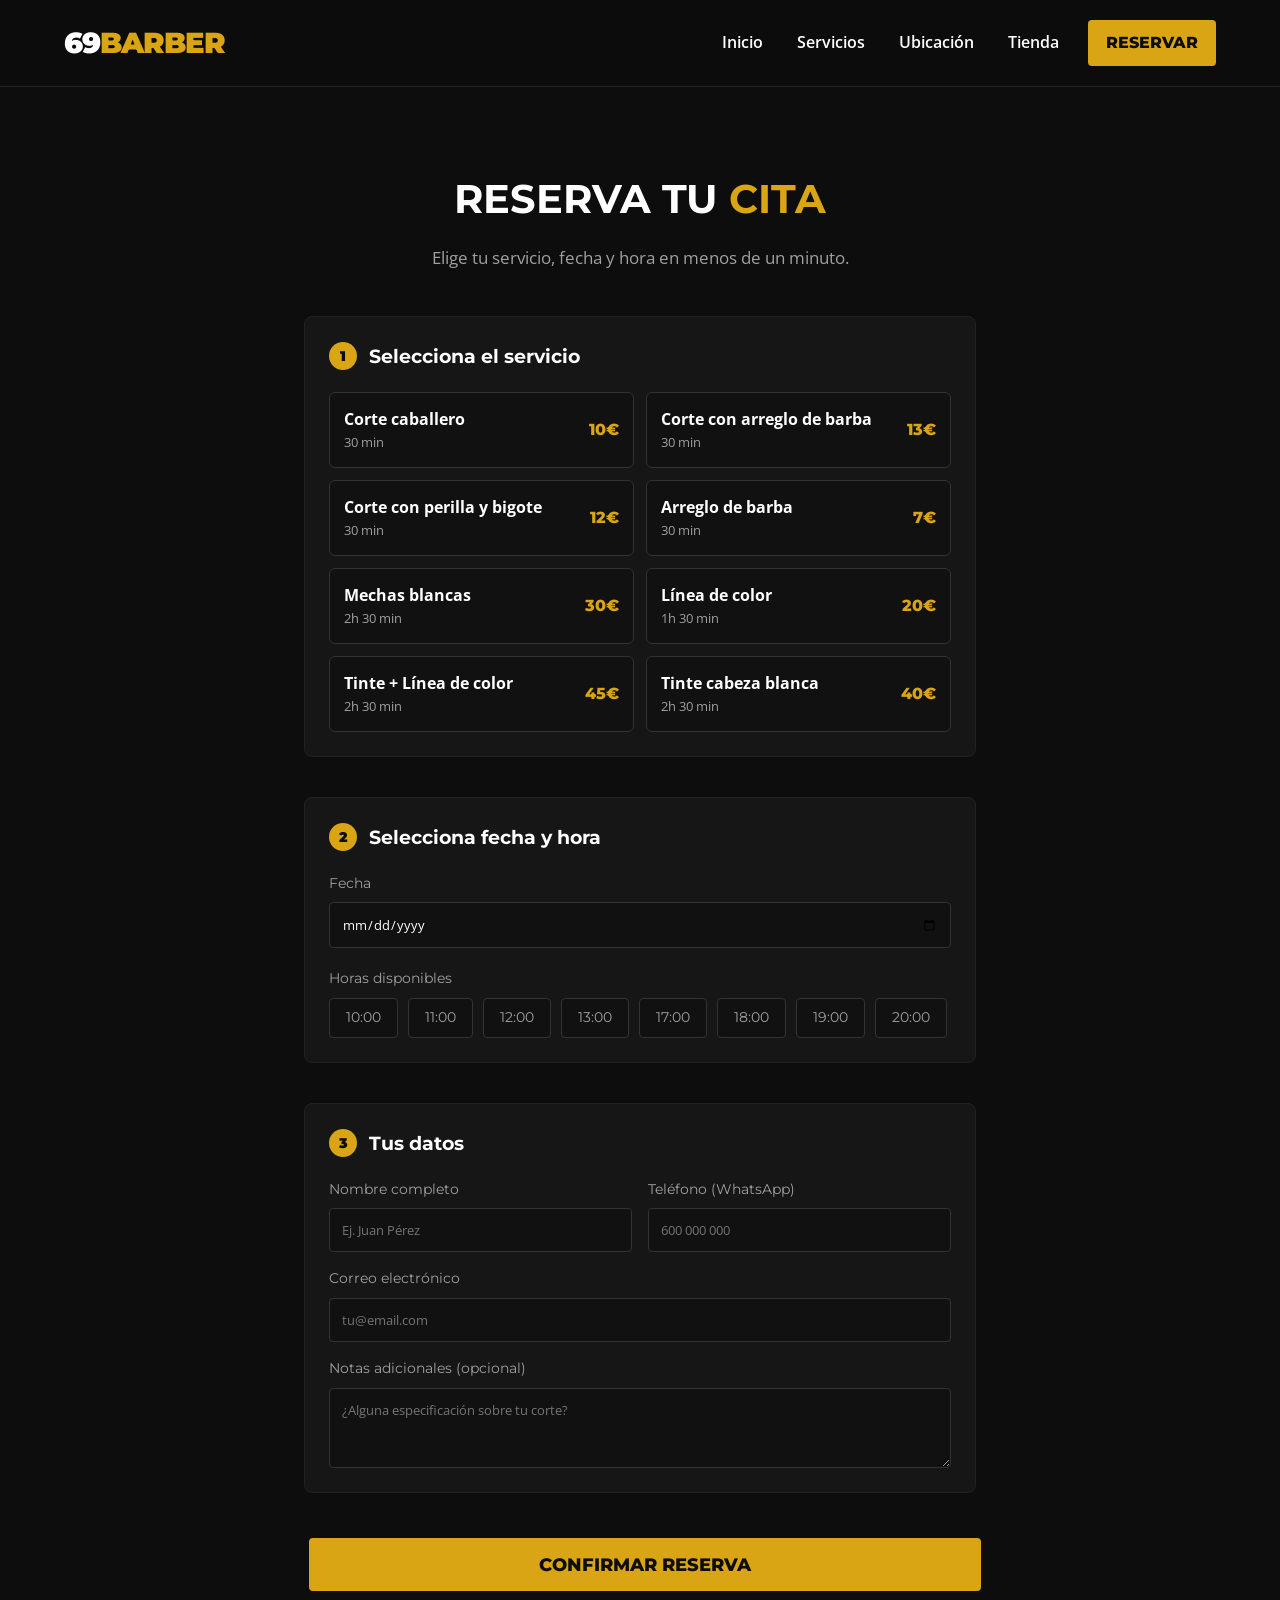
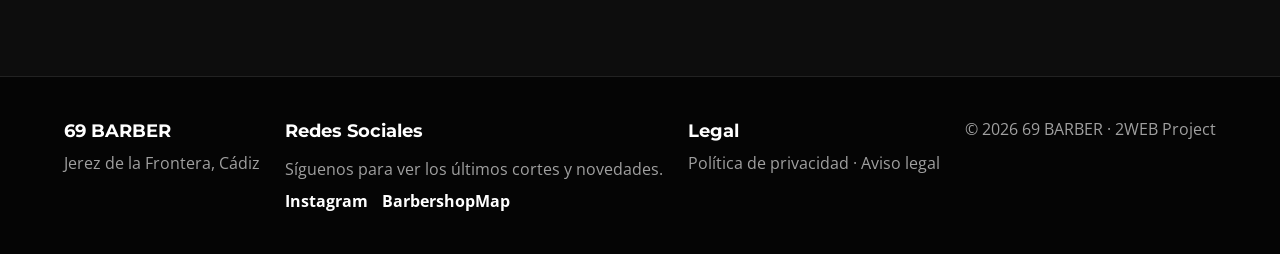
<file: reserva.html>
<!DOCTYPE html>
<html lang="es">
<head>
  <meta charset="UTF-8">
  <meta name="viewport" content="width=device-width, initial-scale=1.0">
  <title>Reserva tu Cita · 69 BARBER</title>
  <link rel="icon" type="image/svg+xml" href="imagenes/logo-69.svg">
  <link rel="stylesheet" href="estilos/estilos.css">
  <link rel="stylesheet" href="estilos/estilos-reserva.css">
  <link rel="preconnect" href="https://fonts.googleapis.com">
  <link rel="preconnect" href="https://fonts.gstatic.com" crossorigin>
  <link href="https://fonts.googleapis.com/css2?family=Montserrat:wght@700;800;900&family=Open+Sans:wght@400;600&family=Permanent+Marker&display=swap" rel="stylesheet">
</head>
<body>

  <header class="header">
    <a href="index.html" class="logo">69<span>BARBER</span></a>
    <input type="checkbox" id="menu-toggle" class="menu-toggle-input" aria-label="Abrir menú">
    <label for="menu-toggle" class="menu-toggle" aria-label="Menú hamburguesa">
      <span></span><span></span><span></span>
    </label>
    <nav class="nav">
      <a href="index.html#inicio">Inicio</a>
      <a href="index.html#servicios">Servicios</a>
      <a href="index.html#ubicacion">Ubicación</a>
      <a href="Tienda.html">Tienda</a>
      <a href="reserva.html" class="btn btn-mostaza nav-reservar">Reservar</a>
    </nav>
  </header>

  <section class="seccion seccion-reserva">
    <div class="contenedor">
      <h2>RESERVA TU <span class="texto-mostaza">CITA</span></h2>
      <p class="seccion-subtitulo">Elige tu servicio, fecha y hora en menos de un minuto.</p>

      <form class="form-reserva" action="#" method="POST">
        
        <div class="paso-reserva">
          <h3 class="paso-titulo"><span>1</span> Selecciona el servicio</h3>
          <div class="grid-reserva-servicios">
            
            <label class="tarjeta-opcion">
              <input type="radio" name="servicio" value="corte-caballero" required>
              <div class="opcion-contenido">
                <div>
                  <strong>Corte caballero</strong>
                  <p>30 min</p>
                </div>
                <span class="precio">10€</span>
              </div>
            </label>

            <label class="tarjeta-opcion">
              <input type="radio" name="servicio" value="corte-barba">
              <div class="opcion-contenido">
                <div>
                  <strong>Corte con arreglo de barba</strong>
                  <p>30 min</p>
                </div>
                <span class="precio">13€</span>
              </div>
            </label>

            <label class="tarjeta-opcion">
              <input type="radio" name="servicio" value="corte-perilla">
              <div class="opcion-contenido">
                <div>
                  <strong>Corte con perilla y bigote</strong>
                  <p>30 min</p>
                </div>
                <span class="precio">12€</span>
              </div>
            </label>

            <label class="tarjeta-opcion">
              <input type="radio" name="servicio" value="arreglo-barba">
              <div class="opcion-contenido">
                <div>
                  <strong>Arreglo de barba</strong>
                  <p>30 min</p>
                </div>
                <span class="precio">7€</span>
              </div>
            </label>

            <label class="tarjeta-opcion">
              <input type="radio" name="servicio" value="mechas-blancas">
              <div class="opcion-contenido">
                <div>
                  <strong>Mechas blancas</strong>
                  <p>2h 30 min</p>
                </div>
                <span class="precio">30€</span>
              </div>
            </label>

            <label class="tarjeta-opcion">
              <input type="radio" name="servicio" value="linea-color">
              <div class="opcion-contenido">
                <div>
                  <strong>Línea de color</strong>
                  <p>1h 30 min</p>
                </div>
                <span class="precio">20€</span>
              </div>
            </label>

            <label class="tarjeta-opcion">
              <input type="radio" name="servicio" value="tinte-linea">
              <div class="opcion-contenido">
                <div>
                  <strong>Tinte + Línea de color</strong>
                  <p>2h 30 min</p>
                </div>
                <span class="precio">45€</span>
              </div>
            </label>

            <label class="tarjeta-opcion">
              <input type="radio" name="servicio" value="tinte-blanco">
              <div class="opcion-contenido">
                <div>
                  <strong>Tinte cabeza blanca</strong>
                  <p>2h 30 min</p>
                </div>
                <span class="precio">40€</span>
              </div>
            </label>

          </div>
        </div>

        <div class="paso-reserva">
          <h3 class="paso-titulo"><span>2</span> Selecciona fecha y hora</h3>
          <div class="grid-fecha-hora">
            <div class="campo-grupo">
              <label for="fecha">Fecha</label>
              <input type="date" id="fecha" name="fecha" class="input-form" required>
            </div>
            
            <div class="campo-grupo">
              <label>Horas disponibles</label>
              <div class="grid-horas">
                <label class="hora-opcion"><input type="radio" name="hora" value="10:00" required><span>10:00</span></label>
                <label class="hora-opcion"><input type="radio" name="hora" value="11:00"><span>11:00</span></label>
                <label class="hora-opcion"><input type="radio" name="hora" value="12:00"><span>12:00</span></label>
                <label class="hora-opcion"><input type="radio" name="hora" value="13:00"><span>13:00</span></label>
                <label class="hora-opcion"><input type="radio" name="hora" value="17:00"><span>17:00</span></label>
                <label class="hora-opcion"><input type="radio" name="hora" value="18:00"><span>18:00</span></label>
                <label class="hora-opcion"><input type="radio" name="hora" value="19:00"><span>19:00</span></label>
                <label class="hora-opcion"><input type="radio" name="hora" value="20:00"><span>20:00</span></label>
              </div>
            </div>
          </div>
        </div>

        <div class="paso-reserva">
          <h3 class="paso-titulo"><span>3</span> Tus datos</h3>
          <div class="grid-datos">
            <div class="campo-grupo">
              <label for="nombre">Nombre completo</label>
              <input type="text" id="nombre" name="nombre" placeholder="Ej. Juan Pérez" class="input-form" required>
            </div>
            <div class="campo-grupo">
              <label for="telefono">Teléfono (WhatsApp)</label>
              <input type="tel" id="telefono" name="telefono" placeholder="600 000 000" class="input-form" required>
            </div>
            <div class="campo-grupo campo-full">
              <label for="email">Correo electrónico</label>
              <input type="email" id="email" name="email" placeholder="tu@email.com" class="input-form" required>
            </div>
            <div class="campo-grupo campo-full">
              <label for="notas">Notas adicionales (opcional)</label>
              <textarea id="notas" name="notas" rows="3" placeholder="¿Alguna especificación sobre tu corte?" class="input-form"></textarea>
            </div>
          </div>
        </div>

        <button type="submit" class="btn btn-mostaza btn-confirmar">Confirmar reserva</button>
      </form>
    </div>
  </section>

  <footer id="contacto" class="footer">
    <div>
      <h3>69 BARBER</h3>
      <p>Jerez de la Frontera, Cádiz</p>
    </div>
    <div class="footer-contacto">
      <h3>Redes Sociales</h3>
      <p>Síguenos para ver los últimos cortes y novedades.</p>
      <div class="redes-sociales">
        <a href="https://www.instagram.com/69thebarber_/" target="_blank" rel="noopener noreferrer">Instagram</a>
        <a href="https://barbershopmap.com/barberias/cadiz/jerez-de-la-frontera/69thebarber-1284" target="_blank" rel="noopener noreferrer">BarbershopMap</a>
      </div>
    </div>
    <div>
      <h3>Legal</h3>
      <!-- POLÍTICAS: enlaces placeholder para futuras páginas. -->
      <p class="footer-legal"><a href="#contacto">Política de privacidad</a> · <a href="#contacto">Aviso legal</a></p>
    </div>
    <div>
      <p>&copy; 2026 69 BARBER · 2WEB Project</p>
    </div>
  </footer>

</body>
</html>
</file>
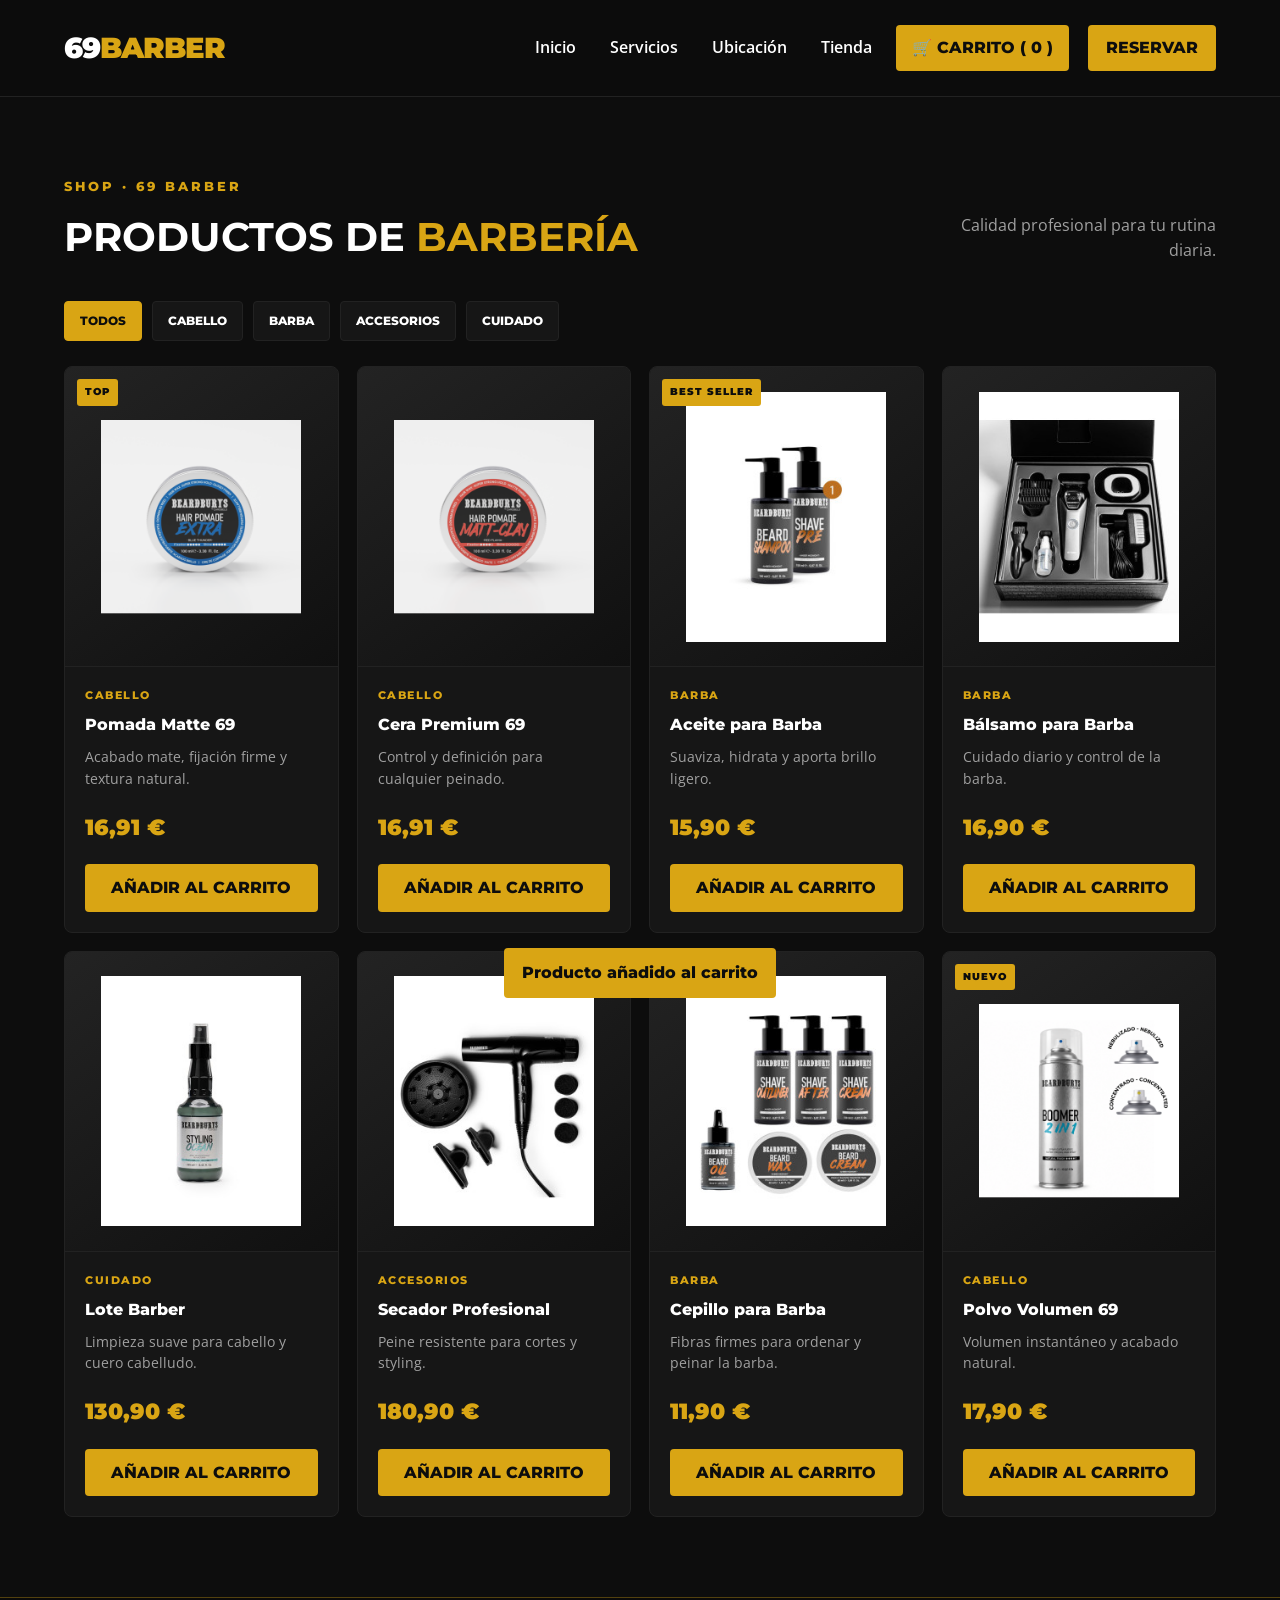
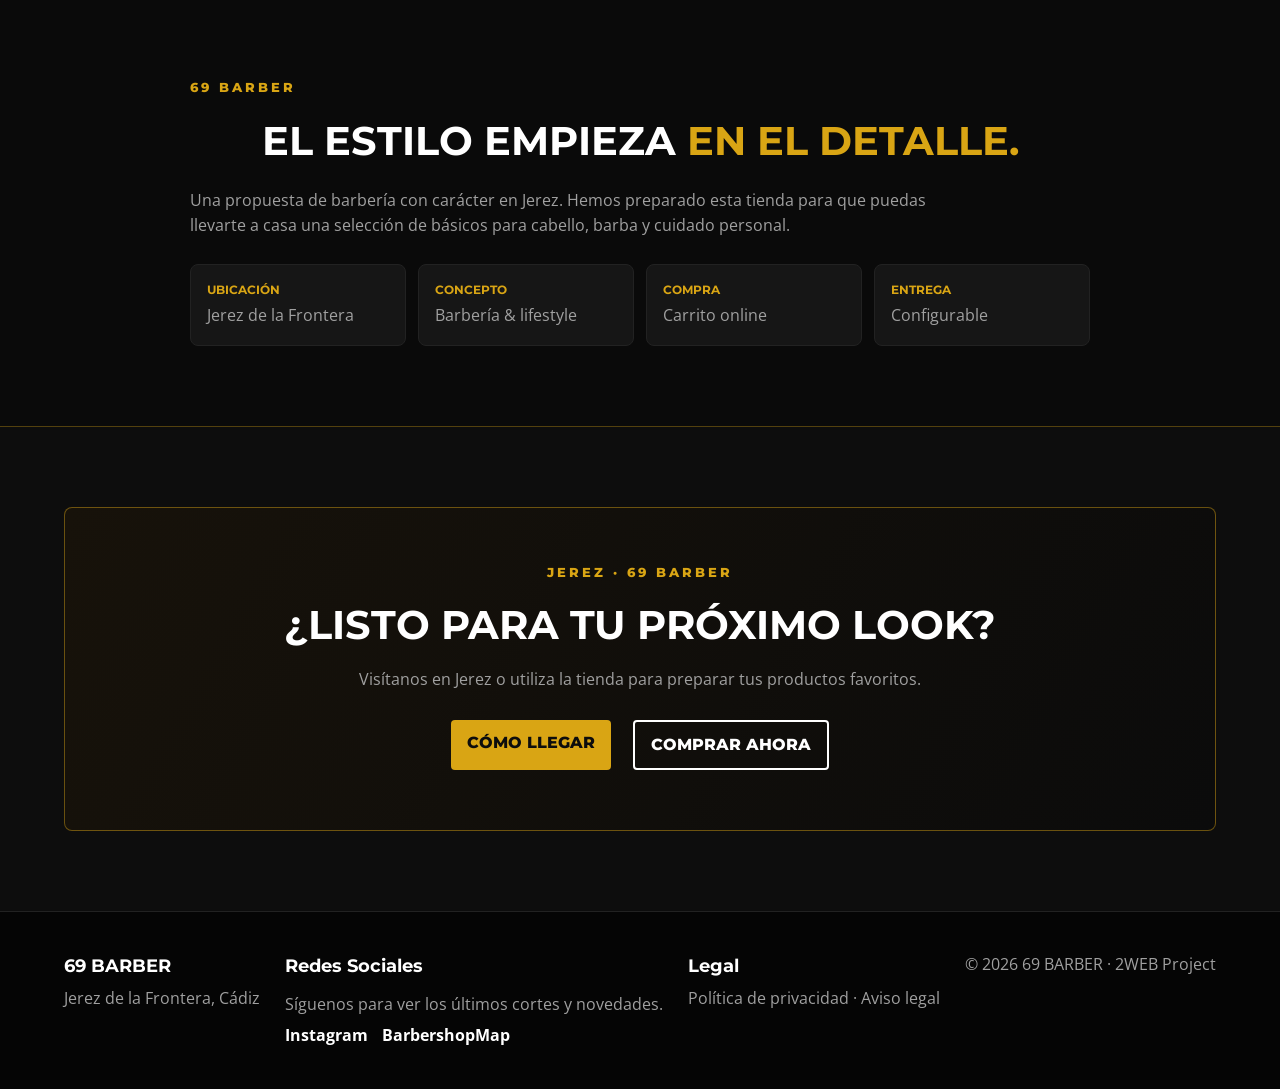
<file: Tienda.html>
<!DOCTYPE html>
<html lang="es">
<head>
  <meta charset="UTF-8">
  <meta name="viewport" content="width=device-width, initial-scale=1.0">
  <link rel="icon" type="image/svg+xml" href="imagenes/logo-69.svg">
  <link rel="stylesheet" href="estilos/estilos.css">
  <link rel="stylesheet" href="estilos/estilos-tienda.css">
  <link rel="preconnect" href="https://fonts.googleapis.com">
  <link rel="preconnect" href="https://fonts.gstatic.com" crossorigin>
  <link href="https://fonts.googleapis.com/css2?family=Montserrat:wght@700;800;900&family=Open+Sans:wght@400;600&family=Permanent+Marker&display=swap" rel="stylesheet">
  <title>69 BARBER · Barbería en Jerez de la Frontera</title>
  <meta name="description" content="69THEBARBER · Tienda de productos de barbería en Jerez de la Frontera.">
</head>
<body>

<header class="header">
  <a href="index.html" class="logo">69<span>BARBER</span></a>
  <input type="checkbox" id="menu-toggle" class="menu-toggle-input" aria-label="Abrir menú">
  <label for="menu-toggle" class="menu-toggle" aria-label="Menú hamburguesa">
    <span></span><span></span><span></span>
  </label>
  <nav class="nav">
    <a href="index.html">Inicio</a>
    <a href="index.html#servicios">Servicios</a>
    <a href="index.html#ubicacion">Ubicación</a>
    <a href="Tienda.html">Tienda</a>
    <button class="btn btn-mostaza nav-carrito" onclick="openCart()">🛒 Carrito <span id="cartCount">0</span></button>
    <a href="reserva.html" class="btn btn-mostaza nav-reservar">Reservar</a>
  </nav>
</header>

<main>

<section id="tienda" class="seccion tienda-seccion">
  <div class="contenedor">
    <div class="tienda-cabecera">
      <div>
        <div class="kicker">Shop · 69 BARBER</div>
        <h2>PRODUCTOS DE <span class="texto-mostaza">BARBERÍA</span></h2>
      </div>
      <p class="tienda-descripcion">Calidad profesional para tu rutina diaria.</p>
    </div>

    <div class="filters" id="filters">
      <button class="filter active" data-cat="Todos">Todos</button>
      <button class="filter" data-cat="Cabello">Cabello</button>
      <button class="filter" data-cat="Barba">Barba</button>
      <button class="filter" data-cat="Accesorios">Accesorios</button>
      <button class="filter" data-cat="Cuidado">Cuidado</button>
    </div>

    <div class="grid" id="products"></div>
  </div>
</section>

<section class="seccion tienda-about" id="nosotros">
  <div class="contenedor about-grid">
    <div>
      <div class="kicker">69 BARBER</div>
      <h2>EL ESTILO EMPIEZA <span class="texto-mostaza">EN EL DETALLE.</span></h2>
      <p>Una propuesta de barbería con carácter en Jerez. Hemos preparado esta tienda para que puedas llevarte a casa una selección de básicos para cabello, barba y cuidado personal.</p>
      <div class="info">
        <div class="uwu"><strong>Ubicación</strong>Jerez de la Frontera</div>
        <div class="uwu"><strong>Concepto</strong>Barbería &amp; lifestyle</div>
        <div class="uwu"><strong>Compra</strong>Carrito online</div>
        <div class="uwu"><strong>Entrega</strong>Configurable</div>
      </div>
    </div>
  </div>
</section>

<section id="contacto" class="seccion tienda-contacto">
  <div class="contenedor">
    <div class="cta">
      <div class="kicker">Jerez · 69 BARBER</div>
      <h2>¿LISTO PARA TU PRÓXIMO LOOK?</h2>
      <p>Visítanos en Jerez o utiliza la tienda para preparar tus productos favoritos.</p>
      <div class="actions">
        <a class="btn btn-mostaza" href="https://www.google.com/maps/place/69+BARBER/@36.6824926,-6.1112828,235m/data=!3m1!1e3!4m15!1m8!3m7!1s0xd0dc6e289bb2a73:0x7384ceb30e8b5e88!2sC.+Mozart,+11406+Jerez+de+la+Frontera,+C%C3%A1diz!3b1!8m2!3d36.6816668!4d-6.1112498!16s%2Fg%2F1tdy13_j!3m5!1s0xd0dc6e271a4a58f:0x41977c89da3e4b4e!8m2!3d36.6828447!4d-6.1108297!16s%2Fg%2F11z8p8cmmw?entry=ttu&g_ep=EgoyMDI2MDgxMi4wIKXMDSoASAFQAw%3D%3D" target="_blank" rel="noopener noreferrer">Cómo llegar</a>
        <a class="btn btn-borde" href="#tienda">Comprar ahora</a>
      </div>
    </div>
  </div>
</section>
</main>

<footer id="contacto" class="footer">
    <div>
      <h3>69 BARBER</h3>
      <p>Jerez de la Frontera, Cádiz</p>
    </div>
    <div class="footer-contacto">
      <h3>Redes Sociales</h3>
      <p>Síguenos para ver los últimos cortes y novedades.</p>
      <div class="redes-sociales">
        <a href="https://www.instagram.com/69thebarber_/" target="_blank" rel="noopener noreferrer">Instagram</a>
        <a href="https://barbershopmap.com/barberias/cadiz/jerez-de-la-frontera/69thebarber-1284" target="_blank" rel="noopener noreferrer">BarbershopMap</a>
      </div>
    </div>
    <div>
      <h3>Legal</h3>
      <!-- POLÍTICAS: enlaces placeholder para futuras páginas. -->
      <p class="footer-legal"><a href="#contacto">Política de privacidad</a> · <a href="#contacto">Aviso legal</a></p>
    </div>
    <div>
      <p>&copy; 2026 69 BARBER · 2WEB Project</p>
    </div>
  </footer>

<div class="overlay" id="overlay" onclick="if(event.target===this) closeCart()">
  <aside class="cart">
    <div class="cart-head">
      <h2>Tu carrito</h2>
      <button class="close" onclick="closeCart()" aria-label="Cerrar carrito">×</button>
    </div>
    <div class="cart-items" id="cartItems"></div>
    <div class="total">
      <div class="total-line"><span>Total</span><span id="cartTotal">0,00 €</span></div>
      <button class="btn btn-mostaza checkout" onclick="checkout()">Finalizar pedido</button>
    </div>
  </aside>
</div>

<div class="notice" id="notice">Producto añadido al carrito</div>

<script src="scripts/filtro.js"></script>
</body>
</html>
</file>
<file: estilos/estilos.css>
:root {
  --negro-fondo: #0d0d0d;
  --negro-tarjeta: #161616;
  --blanco: #ffffff;
  --gris-texto: #a0a0a0;
  --mostaza: #d9a514;
  --mostaza-hover: #e7b92a;
  --fuente-titulo: 'Montserrat', sans-serif;
  --fuente-cuerpo: 'Open Sans', sans-serif;
  --fuente-grafiti: 'Permanent Marker', cursive;
}

* {
  box-sizing: border-box;
  margin: 0;
  padding: 0;
}

body {
  background-color: var(--negro-fondo);
  color: var(--blanco);
  font-family: var(--fuente-cuerpo);
  line-height: 1.6;
}

.texto-mostaza { color: var(--mostaza); }

.subrayado-mostaza {
  text-decoration: underline;
  text-decoration-color: var(--mostaza);
  text-decoration-thickness: 3px;
  text-underline-offset: 6px;
}

.contenedor {
  max-width: 1200px;
  margin: 0 auto;
}

.btn {
  display: inline-block;
  padding: 10px 16px;
  margin: 5px;
  font-family: var(--fuente-titulo);
  font-weight: 800;
  text-transform: uppercase;
  text-decoration: none;
  border-radius: 4px;
  transition: 0.3s;
}

.btn-mostaza {
  background-color: var(--mostaza);
  color: var(--negro-fondo);
}

.btn-mostaza:hover {
  background-color: var(--mostaza-hover);
  transform: translateY(-2px);
}

.btn-borde {
  border: 2px solid var(--blanco);
  color: var(--blanco);
}

.btn-borde:hover {
  background-color: var(--blanco);
  color: var(--negro-fondo);
}

.header {
  display: flex;
  justify-content: space-between;
  align-items: center;
  padding: 20px 5%;
  background-color: rgba(13, 13, 13, 0.95);
  position: sticky;
  top: 0;
  z-index: 9999;
  border-bottom: 1px solid #222;
}

.logo {
  font-family: var(--fuente-titulo);
  font-size: 1.8rem;
  font-weight: 900;
  letter-spacing: -1px;
  text-decoration: none;
  color: var(--blanco);
}

.logo span { color: var(--mostaza); }

.logo-img {
  max-height: 56px;
  max-width: 240px;
  width: auto;
  height: auto;
  display: block;
}

.nav a:not(.btn) {
  color: var(--blanco);
  text-decoration: none;
  margin: 0 15px;
  font-weight: 600;
  position: relative;
  transition: color 0.3s;
}

.nav a:not(.btn)::after {
  content: "";
  position: absolute;
  left: 50%;
  bottom: -6px;
  width: 0;
  height: 3px;
  background-color: var(--mostaza);
  border-radius: 2px;
  transform: translateX(-50%);
  transition: width 0.3s ease 0.15s;
}

.nav a:not(.btn):hover {
  color: var(--mostaza);
}

.nav a:not(.btn):hover::after {
  width: 100%;
}

.nav-reservar {
  margin: 0 0 0 10px;
  padding: 10px 18px;
}

.menu-toggle-input {
  display: none;
}

.menu-toggle {
  display: none;
  cursor: pointer;
  flex-direction: column;
  gap: 5px;
  padding: 6px;
}

.menu-toggle span {
  display: block;
  width: 30px;
  height: 3px;
  background-color: var(--blanco);
  border-radius: 2px;
}

.hero {
  height: 100vh;
  display: flex;
  align-items: center;
  justify-content: center;
  text-align: center;
  padding: 0 20px 20px 20px;
  background: linear-gradient(120deg, rgba(13,13,13,0.3) 0%, rgba(13,13,13,0.4) 60%),
              url('../imagenes/local/video-final.webp') center/cover fixed no-repeat ;
  background-blend-mode:color-burn;
  
  position: relative;
  overflow: hidden;
}

.barber-pole {
  position: absolute;
  top: 50%;
  transform: translateY(-50%);
  width: 42px;
  height: 220px;
  border-radius: 8px;
  background:
    repeating-linear-gradient(
      55deg,
      #2a6fd6 0 9px,
      #ffffff 9px 18px,
      #e63946 18px 27px,
      #ffffff 27px 36px
    );
  box-shadow: 0 8px 20px rgba(0, 0, 0, 0.55);
}

.barber-pole::before,
.barber-pole::after {
  content: "";
  position: absolute;
  left: 0;
  right: 0;
  height: 20px;
  background: linear-gradient(180deg, #d7d7d7, #8a8a8a);
}

.barber-pole::before {
  top: -14px;
  height: 20px;
  border-radius: 8px 8px 0 0;
}

.barber-pole::after {
  bottom: -14px;
  background: linear-gradient(0deg, #d7d7d7, #8a8a8a);
  border-radius: 0 0 8px 8px;
}

.barber-pole-izq { left: 6%; }
.barber-pole-der { right: 6%; }

.badge {
  background-color: var(--mostaza);
  color: var(--negro-fondo);
  padding: 4px 12px;
  font-size: 1rem;
  font-weight: 800;
  letter-spacing: 2px;
  border-radius: 3px;
}

.hero-wordmark {
  font-family: var(--fuente-grafiti);
  font-size: clamp(4.5rem, 14vw, 9rem);
  line-height: 1;
  letter-spacing: 2px;
  margin: 18px 0;
  color: var(--blanco);
  text-shadow: 4px 4px 0 rgba(0, 0, 0, 0.5);
}

.hero-logo {
  max-width: min(620px, 82vw);
  width: 100%;
  height: auto;
  display: block;
  margin: 18px auto;
}

.hero-wordmark span {
  color: var(--mostaza);
  display: block;
}

.hero p {
  color: var(--gris-texto);
  font-size: 1.2rem;
  max-width: 620px;
  margin: 0 auto 20px;
}

.hero-valoracion {
  display: flex;
  align-items: center;
  justify-content: center;
  gap: 10px;
  margin-bottom: 25px;
  flex-wrap: wrap;
}

.estrellas {
  color: var(--mostaza);
  font-size: 1.1rem;
  letter-spacing: 2px;
}

.valoracion-num {
  font-family: var(--fuente-titulo);
  font-weight: 900;
  font-size: 1.2rem;
}

.valoracion-texto {
  color: var(--gris-texto);
  font-size: 0.95rem;
}

.hero-btns .btn { margin: 0 10px; }

.franja-confianza {
  border-top: 1px solid rgba(217, 165, 20, 0.35);
  border-bottom: 1px solid rgba(217, 165, 20, 0.35);
  background-color: #0a0a0a;
  padding: 28px 5%;
}

.franja-confianza .contenedor {
  display: flex;
  flex-wrap: wrap;
  justify-content: space-around;
  gap: 24px;
  text-align: center;
}

.franja-numero {
  display: block;
  font-family: var(--fuente-titulo);
  font-weight: 900;
  font-size: 1.9rem;
  color: var(--mostaza);
  line-height: 1.1;
}

.franja-item p {
  color: var(--gris-texto);
  font-size: 0.9rem;
  margin-top: 4px;
  max-width: 220px;
}

.seccion {
  padding: 80px 5%;
}

.seccion h2 {
  font-family: var(--fuente-titulo);
  font-size: 2.5rem;
  text-align: center;
  margin-bottom: 14px;
}

.seccion-subtitulo {
  color: var(--gris-texto);
  font-size: 1.05rem;
  text-align: center;
  max-width: 640px;
  margin: 0 auto 44px;
}

.grid-servicios {
  display: grid;
  grid-template-columns: repeat(auto-fit, minmax(300px, 1fr));
  gap: 18px;
}

.servicio-card {
  background-color: var(--negro-tarjeta);
  border: 1px solid #222;
  border-radius: 8px;
  padding: 24px;
  display: flex;
  justify-content: space-between;
  align-items: center;
  gap: 16px;
  transition: 0.3s;
}

.servicio-card:hover {
  border-color: var(--mostaza);
  transform: translateY(-4px);
  cursor:pointer;
}

.servicio-info h3 {
  font-family: var(--fuente-titulo);
  font-size: 1.05rem;
  margin-bottom: 6px;
}

.servicio-info p {
  color: var(--gris-texto);
  font-size: 0.9rem;
}

.servicio-precio {
  font-family: var(--fuente-titulo);
  font-size: 1.4rem;
  font-weight: 900;
  color: var(--mostaza);
  white-space: nowrap;
  text-align: right;
}

.servicio-precio span {
  display: block;
  font-family: var(--fuente-cuerpo);
  font-size: 0.75rem;
  font-weight: 600;
  color: var(--gris-texto);
}

.servicios-btns,
.resenas-btns {
  text-align: center;
  margin-top: 36px;
}

.galeria {
  background-color: #0a0a0a;
}

.grid-galeria {
  display: grid;
  grid-template-columns: repeat(2, 1fr);
  grid-template-rows: repeat(3, 220px);
  gap: 18px;
}

.galeria-grande {
  grid-row: span 3;
}

.galeria-oculta {
  display: none;
}

.galeria-item {
  border-radius: 10px;
  overflow: hidden;
  position: relative;
  cursor: pointer;
  border: 1px solid #222;
  transition: 0.3s;
}

.galeria-item:hover {
  border-color: var(--mostaza);
  transform: translateY(-4px);
  box-shadow: 0 10px 30px rgba(0, 0, 0, 0.5);
}

.galeria-item img {
  width: 100%;
  height: 100%;
  object-fit: cover;
  display: block;
}

.galeria-mas-num {
  position: absolute;
  inset: 0;
  display: flex;
  align-items: center;
  justify-content: center;
  background-color: rgba(13, 13, 13, 0.55);
  color: var(--blanco);
  font-family: var(--fuente-titulo);
  font-weight: 900;
  font-size: 3rem;
  text-shadow: 0 4px 12px rgba(0, 0, 0, 0.6);
  transition: 0.3s;
}

.galeria-item:hover .galeria-mas-num {
  background-color: rgba(217, 165, 20, 0.4);
}

.lightbox {
  position: fixed;
  inset: 0;
  z-index: 10000;
  background-color: rgba(0, 0, 0, 0.92);
  display: flex;
  align-items: center;
  justify-content: center;
  padding: 40px;
}

.lightbox[hidden] {
  display: none;
}

.lightbox-img {
  max-width: 92vw;
  max-height: 88vh;
  object-fit: contain;
  border-radius: 8px;
  box-shadow: 0 20px 60px rgba(0, 0, 0, 0.7);
}

.lightbox-figura {
  display: flex;
  align-items: center;
  justify-content: center;
}

.lightbox-cerrar {
  position: absolute;
  top: 18px;
  right: 24px;
  background: none;
  border: none;
  color: var(--blanco);
  font-size: 3rem;
  line-height: 1;
  cursor: pointer;
  z-index: 2;
}

.lightbox-cerrar:hover {
  color: var(--mostaza);
}

.lightbox-nav {
  position: absolute;
  top: 50%;
  transform: translateY(-50%);
  background: none;
  border: none;
  color: var(--blanco);
  font-size: 3rem;
  cursor: pointer;
  padding: 10px;
  z-index: 2;
}

.lightbox-nav:hover {
  color: var(--mostaza);
}

.lightbox-anterior { left: 18px; }
.lightbox-siguiente { right: 18px; }

.grid-resenas {
  display: grid;
  grid-template-columns: repeat(auto-fit, minmax(300px, 1fr));
  gap: 20px;
}

.resena-card {
  background-color: var(--negro-tarjeta);
  border: 1px solid #222;
  border-radius: 10px;
  padding: 24px;
  transition: 0.3s;
}

.resena-card:hover {
  border-color: var(--mostaza);
  transform: translateY(-4px);
  box-shadow: 0 10px 30px rgba(0, 0, 0, 0.5);
}

.resena-cabecera {
  display: flex;
  justify-content: space-between;
  align-items: center;
  gap: 12px;
  margin-bottom: 12px;
}

.resena-nombre {
  font-family: var(--fuente-titulo);
  font-weight: 800;
  font-size: 0.95rem;
}

.resena-card p {
  color: var(--gris-texto);
  font-size: 0.95rem;
}

.ubicacion {
  padding: 80px 5%;
  text-align: center;
}

.contenedor-ubicacion {
  max-width: 1200px;
  margin: 0 auto;
}

.ubicacion h2 {
  font-family: var(--fuente-titulo);
  font-size: 2.5rem;
  margin: 15px 0 10px;
}

.ubicacion-subtitulo {
  color: var(--gris-texto);
  font-size: 1.1rem;
  max-width: 600px;
  margin: 0 auto 40px;
}

.rejilla-ubicacion {
  display: grid;
  grid-template-columns: 1fr 1.4fr;
  gap: 30px;
  align-items: stretch;
  text-align: left;
}

.tarjeta-ubicacion {
  background-color: var(--negro-tarjeta);
  border: 1px solid #222;
  border-radius: 8px;
  padding: 30px;
  display: flex;
  flex-direction: column;
  transition: 0.3s;
  cursor: default;
}

.tarjeta-ubicacion:hover {
  border-color: var(--mostaza);
  transform: translateY(-5px);
}

.tarjeta-ubicacion h3 {
  font-family: var(--fuente-titulo);
  font-size: 1.1rem;
  letter-spacing: 1px;
  color: var(--mostaza);
  margin-bottom: 20px;
}

.lista-ubicacion {
  list-style: none;
  padding: 0;
  margin: 0 0 25px;
  display: flex;
  flex-direction: column;
  gap: 18px;
}

.lista-ubicacion li {
  display: flex;
  align-items: flex-start;
  gap: 14px;
}

.lista-ubicacion svg {
  flex-shrink: 0;
  color: var(--mostaza);
  margin-top: 3px;
}

.lista-ubicacion strong {
  display: block;
  font-family: var(--fuente-titulo);
  font-size: 0.8rem;
  letter-spacing: 1px;
  color: var(--blanco);
  margin-bottom: 2px;
}

.lista-ubicacion span,
.lista-ubicacion a {
  color: var(--gris-texto);
  font-size: 0.95rem;
  text-decoration: none;
}

.lista-ubicacion a:hover {
  color: var(--mostaza);
}

.horario-marco {
  border: 1px solid #222;
  border-radius: 8px;
  padding: 18px 20px;
  margin-bottom: 25px;
  cursor: default;
}

.horario-marco h4 {
  font-family: var(--fuente-titulo);
  font-size: 0.85rem;
  letter-spacing: 2px;
  color: var(--mostaza);
  margin-bottom: 12px;
}

.lista-horario {
  list-style: none;
  padding: 0;
  margin: 0;
}

.lista-horario li {
  display: flex;
  justify-content: space-between;
  gap: 16px;
  font-size: 0.9rem;
  padding: 5px 0;
  border-bottom: 1px solid rgba(255, 255, 255, 0.05);
}

.lista-horario li:last-child {
  border-bottom: none;
}

.lista-horario li span:first-child {
  color: var(--gris-texto);
}

.lista-horario .cerrado span:last-child {
  color: #b04a4a;
  font-weight: 700;
}

.ubicacion-btns {
  margin-top: auto;
  display: flex;
  flex-wrap: wrap;
  gap: 12px;
}

.mapa-marco {
  border: 1px solid #222;
  border-radius: 8px;
  overflow: hidden;
}

#map {
  width: 100%;
  height: 100%;
  min-height: 480px;
  background-color: var(--negro-fondo);
}

.leaflet-popup-content-wrapper,
.leaflet-popup-tip {
  background-color: var(--negro-tarjeta);
  color: var(--blanco);
  border: 1px solid var(--mostaza);
}

.leaflet-popup-content-wrapper .leaflet-popup-content b {
  font-family: var(--fuente-titulo);
  font-weight: 900;
}

.leaflet-container a.leaflet-popup-close-button {
  color: var(--blanco);
}

.leaflet-container a.leaflet-popup-close-button:hover {
  color: var(--mostaza);
}

.leaflet-control-zoom a {
  background-color: var(--negro-tarjeta);
  color: var(--blanco);
  border-color: #222;
}

.leaflet-control-zoom a:hover {
  color: var(--mostaza);
}

.leaflet-control-attribution {
  background: rgba(13, 13, 13, 0.85) !important;
  color: var(--gris-texto) !important;
}

.leaflet-control-attribution a {
  color: var(--gris-texto) !important;
}

.footer {
  padding: 40px 5%;
  background-color: #050505;
  display: flex;
  justify-content: space-between;
  align-items: flex-start;
  gap: 24px;
  flex-wrap: wrap;
  border-top: 1px solid #222;
  color: var(--gris-texto);
  cursor: default;
}

.footer h3 {
  font-family: var(--fuente-titulo);
  font-size: 1.1rem;
  margin-bottom: 6px;
  color: var(--blanco);
}

.footer-contacto {
  display: flex;
  flex-direction: column;
  align-items: flex-start;
  gap: 6px;
}

.footer-legal a {
  color: var(--gris-texto);
  text-decoration: none;
}

.footer-legal a:hover {
  color: var(--mostaza);
  text-decoration: underline;
}

.redes-sociales {
  display: flex;
  align-items: center;
  gap: 14px;
  flex-wrap: wrap;
}

.redes-sociales a {
  color: var(--blanco);
  text-decoration: none;
  font-weight: 700;
  display: inline-block;
}

.redes-sociales a:hover {
  color: var(--mostaza);
  text-decoration: underline;
}

@media (max-width: 768px) {
  .header {
    position: sticky;
    top: 0;
    flex-wrap: wrap;
    justify-content: space-between;
    gap: 12px;
    padding: 18px 4%;
  }

  .menu-toggle {
    display: flex;
    order: 2;
    position: absolute;
    top: 18px;
    right: 18px;
    z-index: 200;
  }

  .nav {
    display: none;
    width: 100%;
    flex-direction: column;
    align-items: center;
    gap: 0;
    margin-top: 70px;
    background-color: rgba(13, 13, 13, 0.95);
    border-radius: 10px;
    overflow: hidden;
    padding-bottom: 10px;
  }

  .menu-toggle-input:checked + .menu-toggle + .nav {
    display: flex;
  }

  .nav a:not(.btn) {
    display: block;
    width: 100%;
    margin: 0;
    padding: 14px 0;
    border-top: 1px solid rgba(255, 255, 255, 0.06);
    text-align: center;
  }

  .nav a:first-of-type {
    border-top: none;
  }

  .nav-reservar {
    margin: 12px auto 6px;
    width: 100%;
    max-width: 240px;
    text-align: center;
  }

  .hero {
    height: auto;
    min-height: 88vh;
    padding-top: 60px;
  }

  .barber-pole {
    width: 26px;
    height: 160px;
  }

  .barber-pole-izq { left: 3%; }
  .barber-pole-der { right: 3%; }

  .hero p {
    font-size: 1rem;
    max-width: 100%;
  }

  .hero-btns {
    display: flex;
    flex-direction: column;
    gap: 14px;
    align-items: center;
  }

  .hero-btns .btn {
    width: 100%;
    min-width: 0;
    margin: 0;
  }

  .seccion {
    padding: 60px 5%;
  }

  .seccion h2 {
    font-size: 2rem;
  }

  .grid-galeria {
    grid-template-columns: 1fr;
    grid-template-rows: 320px 220px 220px 220px;
  }

  .galeria-grande {
    grid-row: auto;
  }
  .franja-item{
    max-width: 220px;
    margin: 0 auto;
  }
  .franja-confianza .contenedor {
    flex-direction: column;
    gap: 18px;
  }

  .footer {
    display: flex;
    justify-content: center;
    text-align: center;
  }
  .footer-contacto {
    align-items: center;
  }
}

@media (max-width: 900px) {
  .rejilla-ubicacion {
    grid-template-columns: 1fr;
  }

  #map {
    min-height: 340px;
  }

  .ubicacion h2 {
    font-size: 2rem;
  }

  .ubicacion {
    padding: 60px 5%;
  }
}
</file>
<file: estilos/estilos-reserva.css>
/* --- ESTILOS DE LA PÁGINA DE RESERVA --- */
.seccion-reserva { max-width: 800px; margin: 0 auto; }
.form-reserva { display: flex; flex-direction: column; gap: 40px; }

.paso-reserva {
  background-color: var(--negro-tarjeta);
  border: 1px solid #222;
  border-radius: 8px;
  padding: 24px;
}

.paso-titulo {
  font-family: var(--fuente-titulo);
  font-size: 1.2rem;
  margin-bottom: 20px;
  display: flex;
  align-items: center;
  gap: 12px;
}

.paso-titulo span {
  background-color: var(--mostaza);
  color: var(--negro-fondo);
  width: 28px;
  height: 28px;
  border-radius: 50%;
  display: inline-flex;
  align-items: center;
  justify-content: center;
  font-weight: 900;
  font-size: 0.9rem;
}

.grid-reserva-servicios {
  display: grid;
  grid-template-columns: repeat(auto-fit, minmax(240px, 1fr));
  gap: 12px;
}

.tarjeta-opcion { position: relative; cursor: pointer; }
.tarjeta-opcion input { position: absolute; opacity: 0; }

.opcion-contenido {
  border: 1px solid #333;
  border-radius: 6px;
  padding: 14px;
  display: flex;
  justify-content: space-between;
  align-items: center;
  background: #111;
  transition: 0.2s;
}

.opcion-contenido p { font-size: 0.8rem; color: var(--gris-texto); }
.opcion-contenido .precio { font-family: var(--fuente-titulo); font-weight: 800; color: var(--mostaza); }

.tarjeta-opcion input:checked + .opcion-contenido {
  border-color: var(--mostaza);
  background-color: rgba(217, 165, 20, 0.1);
}

.grid-fecha-hora { display: grid; gap: 20px; }

.campo-grupo { display: flex; flex-direction: column; gap: 8px; }
.campo-grupo label { font-family: var(--fuente-titulo); font-size: 0.85rem; color: var(--gris-texto); }

.input-form {
  background: #111;
  border: 1px solid #333;
  border-radius: 4px;
  padding: 12px;
  color: var(--blanco);
  font-family: var(--fuente-cuerpo);
  outline: none;
}

.input-form:focus { border-color: var(--mostaza); }

.grid-horas { display: flex; flex-wrap: wrap; gap: 10px; }
.hora-opcion input { display: none; }
.hora-opcion span {
  display: inline-block;
  padding: 8px 16px;
  background: #111;
  border: 1px solid #333;
  border-radius: 4px;
  cursor: pointer;
  font-family: var(--fuente-titulo);
  font-size: 0.85rem;
}

.hora-opcion input:checked + span {
  background: var(--mostaza);
  color: var(--negro-fondo);
  font-weight: 800;
}

.grid-datos { display: grid; grid-template-columns: 1fr 1fr; gap: 16px; }
.campo-full { grid-column: 1 / -1; }

.btn-confirmar { width: 100%; border: none; cursor: pointer; padding: 16px; font-size: 1.1rem; }

@media (max-width: 768px) {
  .paso-reserva {
    align-items: center;
    display: block;
    justify-content: center;
    width:100%;
  }

  .grid-datos {
    display:flex;
    flex-direction: column;
    align-items:center;
    justify-content: center;
  }
}
</file>
<file: estilos/estilos-tienda.css>
html {
  scroll-behavior: smooth;
}

button,
input,
select {
  font: inherit;
}

.nav-carrito {
  border: 0;
  cursor: pointer;
  white-space: nowrap;
}

.hero-tienda {
  min-height: 72vh;
}

.hero-tienda .hero-content {
  padding: 70px 20px;
}

.hero-tienda .hero-logo {
  max-width: min(560px, 78vw);
}

.hero-tienda p {
  max-width: 650px;
}

.kicker {
  color: var(--mostaza);
  font-family: var(--fuente-titulo);
  font-size: 0.8rem;
  font-weight: 800;
  letter-spacing: 3px;
  text-transform: uppercase;
  margin-bottom: 8px;
}

.tienda-seccion {
  background-color: var(--negro-fondo);
}

.tienda-cabecera {
  display: flex;
  justify-content: space-between;
  align-items: end;
  gap: 30px;
  margin-bottom: 32px;
}

.tienda-cabecera h2 {
  margin-bottom: 0;
}

.tienda-descripcion {
  color: var(--gris-texto);
  max-width: 300px;
  text-align: right;
  margin-bottom: 5px;
}

.filters {
  display: flex;
  gap: 10px;
  flex-wrap: wrap;
  margin-bottom: 25px;
}

.filter {
  background-color: var(--negro-tarjeta);
  border: 1px solid #222;
  color: var(--blanco);
  padding: 9px 15px;
  border-radius: 4px;
  cursor: pointer;
  font-family: var(--fuente-titulo);
  font-size: 0.78rem;
  font-weight: 800;
  text-transform: uppercase;
  transition: 0.3s;
}

.filter.active,
.filter:hover {
  background-color: var(--mostaza);
  color: var(--negro-fondo);
  border-color: var(--mostaza);
}

.grid {
  display: grid;
  grid-template-columns: repeat(4, 1fr);
  gap: 18px;
}

.card {
  background-color: var(--negro-tarjeta);
  border: 1px solid #222;
  border-radius: 8px;
  overflow: hidden;
  transition: 0.3s;
  display: flex;
  flex-direction: column;
}

.card:hover {
  transform: translateY(-4px);
  border-color: var(--mostaza);
}

.product-img {
  height: 300px;
  background: linear-gradient(145deg, #232323, #101010);
  display: grid;
  place-items: center;
  font-size: 58px;
  position: relative;
  border-bottom: 1px solid #222;
}

.product-img .badge {
  position: absolute;
  top: 12px;
  left: 12px;
  background-color: var(--mostaza);
  color: var(--negro-fondo);
  font-family: var(--fuente-titulo);
  font-size: 0.65rem;
  font-weight: 900;
  letter-spacing: 1px;
  padding: 5px 8px;
  border-radius: 3px;
}

.card-body {
  padding: 20px;
  display: flex;
  flex-direction: column;
  gap: 8px;
  flex: 1;
}

.category {
  font-family: var(--fuente-titulo);
  font-size: 0.68rem;
  text-transform: uppercase;
  color: var(--mostaza);
  letter-spacing: 1.5px;
  font-weight: 800;
}

.card h3 {
  font-family: var(--fuente-titulo);
  font-size: 1rem;
  font-weight: 800;
}

.desc {
  color: var(--gris-texto);
  font-size: 0.85rem;
  min-height: 42px;
}

.price {
  font-family: var(--fuente-titulo);
  font-size: 1.35rem;
  font-weight: 900;
  color: var(--mostaza);
  margin-top: auto;
  padding-top: 12px;
}

.add {
  width: 100%;
  margin-top: 12px;
  background-color: var(--mostaza);
  color: var(--negro-fondo);
  border: 0;
  padding: 11px;
  border-radius: 4px;
  font-family: var(--fuente-titulo);
  font-weight: 800;
  text-transform: uppercase;
  cursor: pointer;
  transition: 0.3s;
}

.add:hover {
  background-color: var(--mostaza-hover);
  transform: translateY(-2px);
}

.tienda-about {
  background-color: #0a0a0a;
  border-top: 1px solid rgba(217, 165, 20, 0.35);
  border-bottom: 1px solid rgba(217, 165, 20, 0.35);
}

.about-grid {
  display: grid;
  grid-template-columns: 1fr;
  gap: 40px;
  align-items: center;
  max-width: 900px;
}

.tienda-about h2 {
  font-family: var(--fuente-titulo);
  font-size: 2.5rem;
  margin: 10px 0 15px;
}

.tienda-about p {
  color: var(--gris-texto);
  max-width: 760px;
}

.info {
  display: grid;
  grid-template-columns: repeat(4, 1fr);
  gap: 12px;
  margin-top: 25px;
}

.info div {
  border: 1px solid #222;
  padding: 16px;
  border-radius: 8px;
  background-color: var(--negro-tarjeta);
  color: var(--gris-texto);
}

.info strong {
  display: block;
  color: var(--mostaza);
  font-family: var(--fuente-titulo);
  font-size: 0.72rem;
  text-transform: uppercase;
  margin-bottom: 4px;
}

.tienda-contacto {
  background-color: var(--negro-fondo);
}

.cta {
  background: linear-gradient(120deg, #17120a, #0b0b0b);
  border: 1px solid rgba(217, 165, 20, 0.45);
  border-radius: 8px;
  padding: 55px;
  text-align: center;
}

.cta h2 {
  font-family: var(--fuente-titulo);
  font-size: 2.5rem;
  margin: 10px 0;
}

.cta p {
  color: var(--gris-texto);
  margin-bottom: 22px;
}

.actions {
  display: flex;
  justify-content: center;
  gap: 12px;
  flex-wrap: wrap;
}

/* Carrito: mantiene la funcionalidad de la tienda, pero con el mismo lenguaje visual. */
.overlay {
  position: fixed;
  inset: 0;
  background: rgba(0, 0, 0, 0.75);
  z-index: 10000;
  display: none;
}

.overlay.open {
  display: block;
}

.cart {
  position: absolute;
  right: 0;
  top: 0;
  height: 100%;
  width: min(430px, 92vw);
  background-color: var(--negro-tarjeta);
  border-left: 1px solid #333;
  padding: 25px;
  display: flex;
  flex-direction: column;
}

.cart-head {
  display: flex;
  justify-content: space-between;
  align-items: center;
  border-bottom: 1px solid #222;
  padding-bottom: 18px;
}

.cart-head h2 {
  font-family: var(--fuente-titulo);
}

.close {
  background: none;
  border: 0;
  color: var(--blanco);
  font-size: 25px;
  cursor: pointer;
}

.close:hover {
  color: var(--mostaza);
}

.cart-items {
  overflow: auto;
  flex: 1;
  padding: 15px 0;
}

.cart-row {
  display: grid;
  grid-template-columns: 55px 1fr auto;
  gap: 12px;
  padding: 14px 0;
  border-bottom: 1px solid #222;
}

.thumb {
  width: 55px;
  height: 55px;
  border-radius: 6px;
  background-color: #222;
  display: grid;
  place-items: center;
  font-size: 24px;
}

.cart-row small {
  color: var(--gris-texto);
}

.qty {
  display: flex;
  gap: 7px;
  align-items: center;
  margin-top: 7px;
}

.qty button {
  background-color: #252525;
  color: var(--blanco);
  border: 0;
  width: 25px;
  height: 25px;
  border-radius: 4px;
  cursor: pointer;
}

.qty button:hover {
  background-color: var(--mostaza);
  color: var(--negro-fondo);
}

.remove {
  color: var(--gris-texto);
  background: none;
  border: 0;
  cursor: pointer;
  font-size: 11px;
  padding: 4px 30px;
  text-align: center;
  display: flex;
  justify-content: center;
}

.remove:hover {
  color: var(--mostaza);
}

.total {
  border-top: 1px solid #222;
  padding-top: 18px;
}

.total-line {
  display: flex;
  justify-content: space-between;
  font-family: var(--fuente-titulo);
  font-size: 1.2rem;
  font-weight: 900;
  margin-bottom: 15px;
}

.checkout {
  width: 100%;
  margin-top: 10px;
  border: 0;
  cursor: pointer;
}

.empty {
  text-align: center;
  color: var(--gris-texto);
  padding: 50px 0;
}

.notice {
  position: fixed;
  bottom: 22px;
  left: 50%;
  transform: translateX(-50%) translateY(120px);
  background-color: var(--mostaza);
  color: var(--negro-fondo);
  padding: 12px 18px;
  border-radius: 4px;
  font-family: var(--fuente-titulo);
  font-weight: 800;
  z-index: 11000;
  transition: 0.3s;
}

.notice.show {
  transform: translateX(-50%) translateY(0);
}

.uwu:hover{
  cursor: pointer;
  transform: translateY(-2px);
  border-color: var(--mostaza-hover);
  transition: 1.2s;
  

}

@media (max-width: 1000px) {
  .grid {
    grid-template-columns: repeat(2, 1fr);
  }

  .info {
    grid-template-columns: repeat(2, 1fr);
  }
}

@media (max-width: 768px) {
  .hero-tienda {
    min-height: 78vh;
  }

  .tienda-cabecera {
    display: block;
  }

  .tienda-descripcion {
    text-align: left;
    max-width: 100%;
    margin-top: 8px;
  }

  .grid {
    grid-template-columns: 1fr;
  }

  .info {
    grid-template-columns: 1fr;
  }

  .cta {
    padding: 35px 20px;
  }

  .cta h2,
  .tienda-about h2 {
    font-size: 2rem;
  }

  .hero-tienda .hero-btns .btn {
    width: 100%;
    margin: 0;
  }

  .nav-carrito {
    width: 100%;
    max-width: 240px;
    margin: 12px auto 6px;
  }
}
</file>
